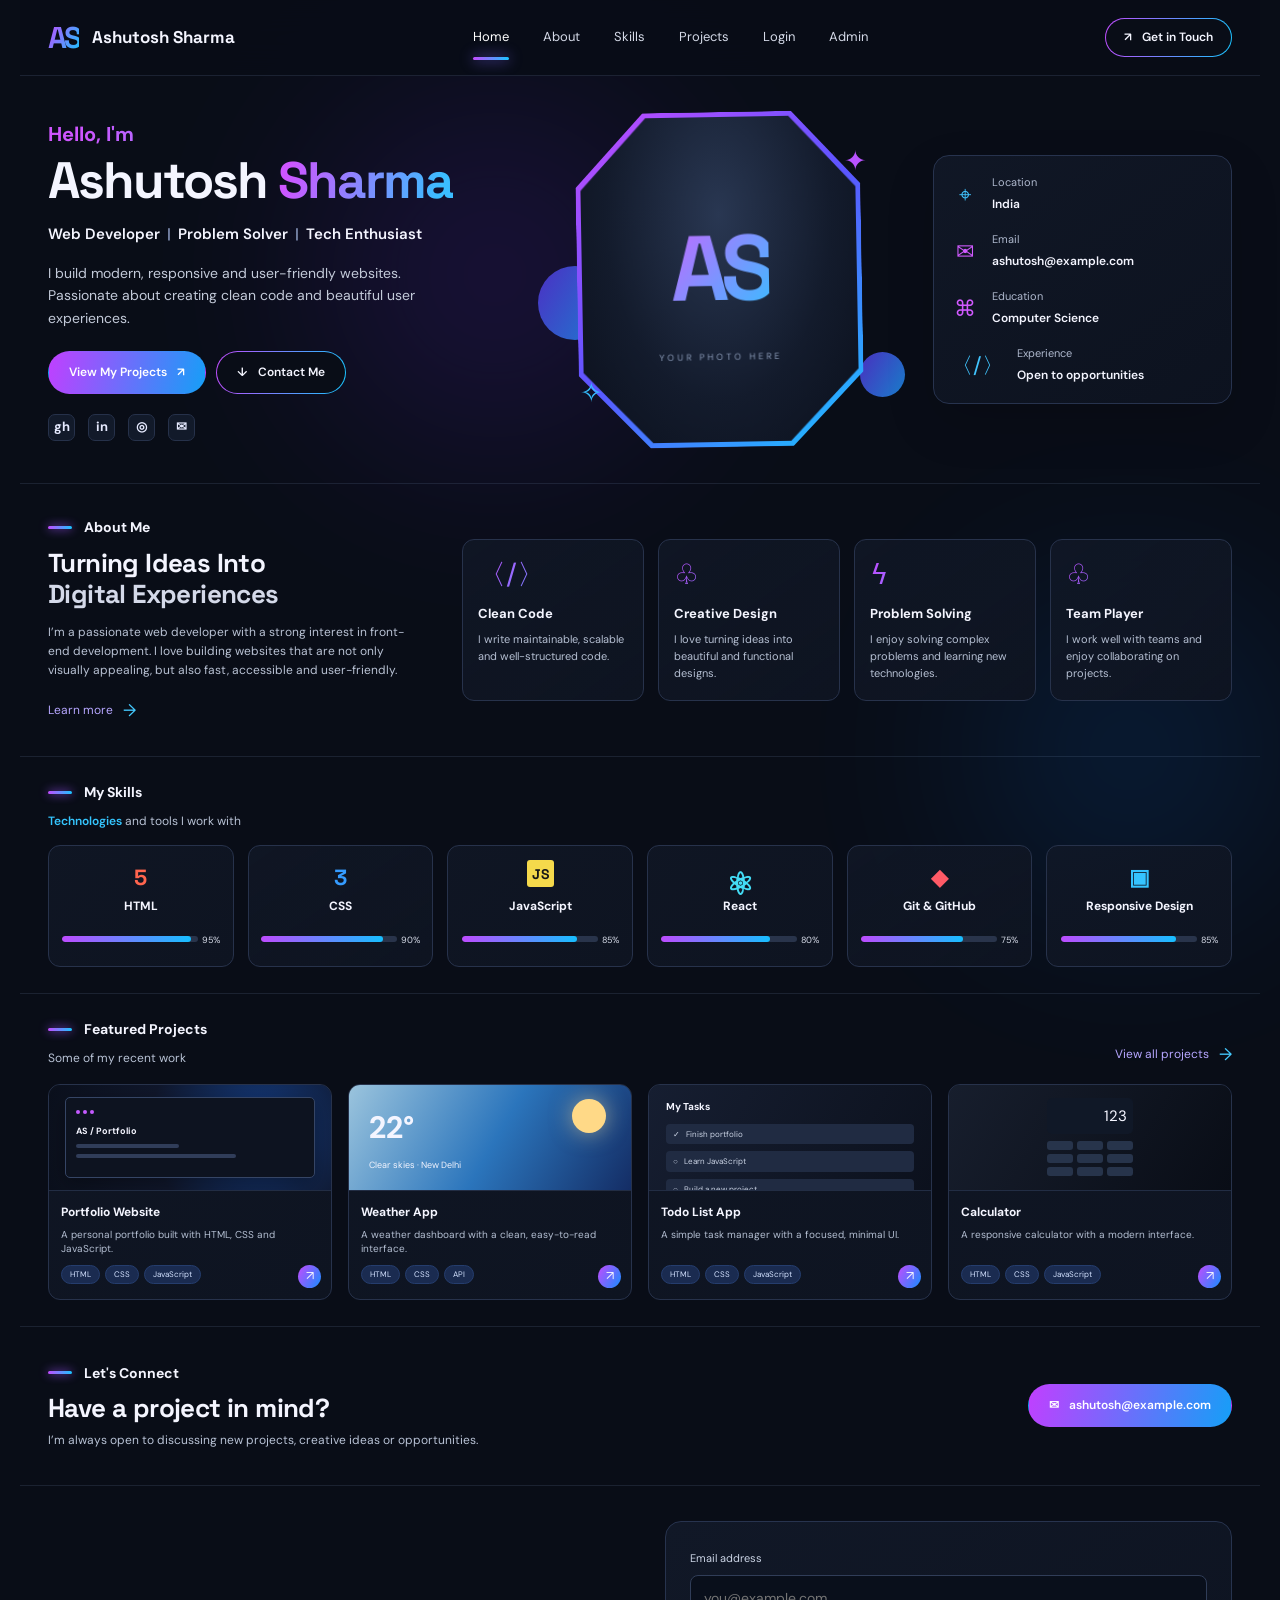
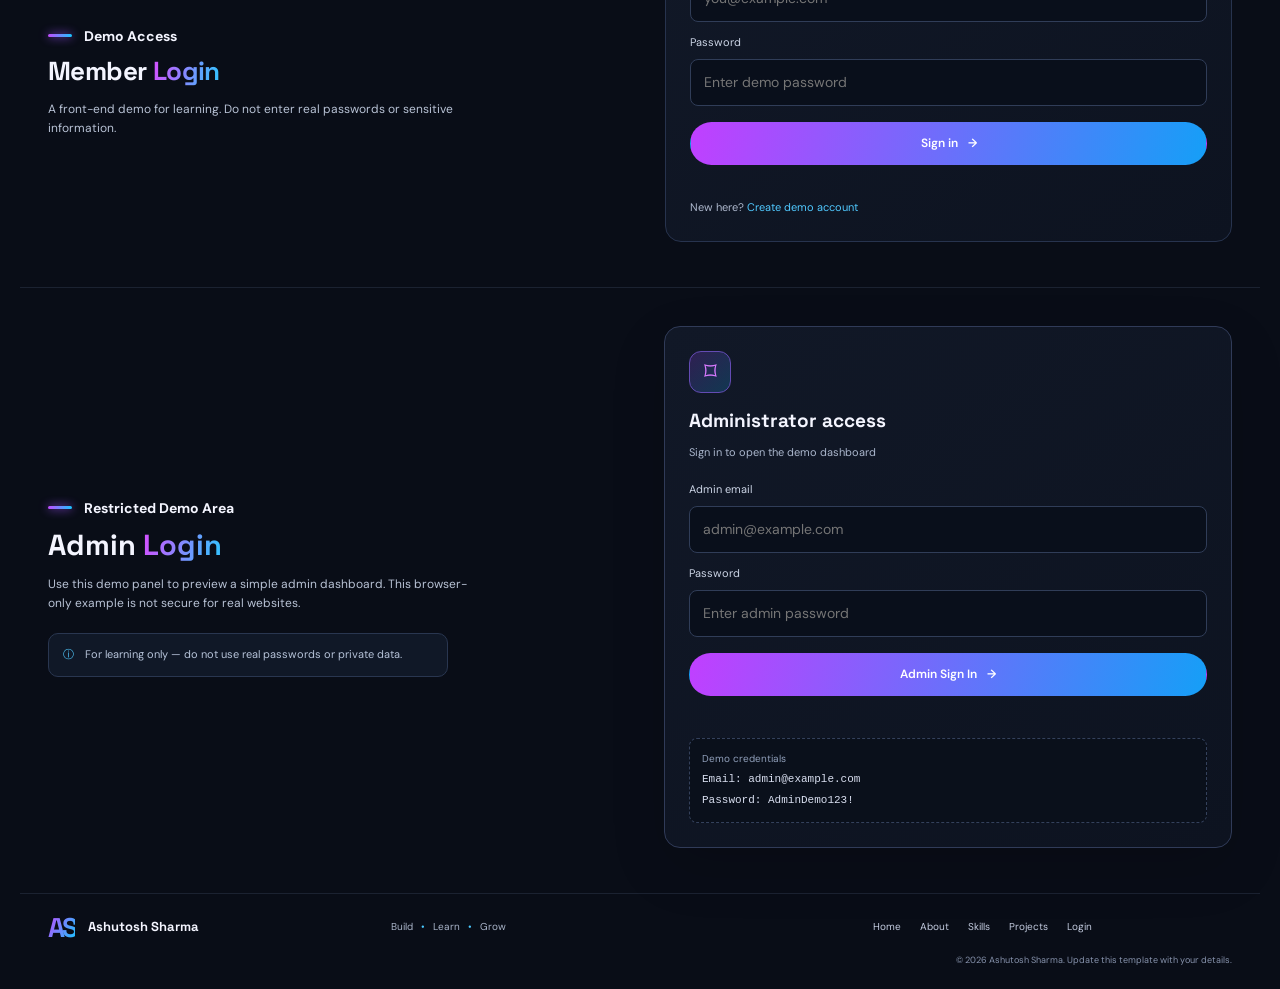
<file: index.html>
<!DOCTYPE html>
<html lang="en">
<head>
  <meta charset="UTF-8" />
  <meta name="viewport" content="width=device-width, initial-scale=1.0" />
  <meta name="description" content="Ashutosh Sharma — web developer portfolio" />
  <title>Ashutosh Sharma | Web Developer</title>
  <link rel="preconnect" href="https://fonts.googleapis.com">
  <link rel="preconnect" href="https://fonts.gstatic.com" crossorigin>
  <link href="https://fonts.googleapis.com/css2?family=DM+Sans:wght@400;500;600;700&family=Space+Grotesk:wght@400;500;600;700&display=swap" rel="stylesheet">
  <link rel="stylesheet" href="styles.css" />
</head>
<body>
  <div class="ambient ambient-one"></div><div class="ambient ambient-two"></div>
  <header class="site-header">
    <a class="brand" href="#home" aria-label="Ashutosh Sharma home"><span class="brand-mark">AS</span><span>Ashutosh Sharma</span></a>
    <button class="menu-toggle" id="menuToggle" aria-label="Toggle navigation" aria-expanded="false">☰</button>
    <nav class="nav" id="nav">
      <a class="nav-link active" href="#home">Home</a><a class="nav-link" href="#about">About</a><a class="nav-link" href="#skills">Skills</a><a class="nav-link" href="#projects">Projects</a><a class="nav-link" href="#login">Login</a><a class="nav-link" href="#admin">Admin</a>
    </nav>
    <a class="button button-outline header-cta" href="#contact">↗ <span>Get in Touch</span></a>
  </header>

  <main>
    <section class="hero section-wrap" id="home">
      <div class="hero-copy">
        <p class="eyebrow gradient-text">Hello, I'm</p>
        <h1>Ashutosh <span class="gradient-text">Sharma</span></h1>
        <p class="hero-role">Web Developer <span>|</span> Problem Solver <span>|</span> Tech Enthusiast</p>
        <p class="hero-description">I build modern, responsive and user-friendly websites. Passionate about creating clean code and beautiful user experiences.</p>
        <div class="hero-actions"><a class="button button-primary" href="#projects">View My Projects <span>↗</span></a><a class="button button-outline" href="#contact">↓ <span>Contact Me</span></a></div>
        <div class="social-links" aria-label="Social links"><a href="#contact" aria-label="GitHub">gh</a><a href="#contact" aria-label="LinkedIn">in</a><a href="#contact" aria-label="Instagram">◎</a><a href="#contact" aria-label="Email">✉</a></div>
      </div>
      <div class="hero-visual">
        <div class="portrait-frame"><div class="portrait-placeholder"><span class="portrait-initials">AS</span><span class="portrait-caption">YOUR PHOTO HERE</span></div></div>
        <span class="orbit orbit-a"></span><span class="orbit orbit-b"></span><span class="spark spark-a">✦</span><span class="spark spark-b">✧</span>
      </div>
      <aside class="profile-card">
        <div class="profile-row"><span class="profile-icon">⌖</span><div><small>Location</small><strong>India</strong></div></div>
        <div class="profile-row"><span class="profile-icon">✉</span><div><small>Email</small><strong>ashutosh@example.com</strong></div></div>
        <div class="profile-row"><span class="profile-icon">⌘</span><div><small>Education</small><strong>Computer Science</strong></div></div>
        <div class="profile-row"><span class="profile-icon">〈/〉</span><div><small>Experience</small><strong>Open to opportunities</strong></div></div>
      </aside>
    </section>

    <section class="about-section section-wrap section-line" id="about">
      <div class="section-intro"><p class="section-kicker"><span></span> About Me</p><h2>Turning Ideas Into<br><span>Digital Experiences</span></h2><p>I’m a passionate web developer with a strong interest in front-end development. I love building websites that are not only visually appealing, but also fast, accessible and user-friendly.</p><a class="text-link" href="#contact">Learn more <span>→</span></a></div>
      <div class="feature-grid">
        <article class="feature-card"><div class="feature-icon">〈/〉</div><h3>Clean Code</h3><p>I write maintainable, scalable and well-structured code.</p></article>
        <article class="feature-card"><div class="feature-icon">♧</div><h3>Creative Design</h3><p>I love turning ideas into beautiful and functional designs.</p></article>
        <article class="feature-card"><div class="feature-icon">ϟ</div><h3>Problem Solving</h3><p>I enjoy solving complex problems and learning new technologies.</p></article>
        <article class="feature-card"><div class="feature-icon">♧</div><h3>Team Player</h3><p>I work well with teams and enjoy collaborating on projects.</p></article>
      </div>
    </section>

    <section class="skills-section section-wrap section-line" id="skills">
      <div class="section-heading"><div><p class="section-kicker"><span></span> My Skills</p><p class="section-subtitle"><b>Technologies</b> and tools I work with</p></div></div>
      <div class="skills-grid">
        <article class="skill-card"><div class="skill-symbol html-symbol">5</div><h3>HTML</h3><div class="skill-meter"><span style="width:95%"></span></div><small>95%</small></article>
        <article class="skill-card"><div class="skill-symbol css-symbol">3</div><h3>CSS</h3><div class="skill-meter"><span style="width:90%"></span></div><small>90%</small></article>
        <article class="skill-card"><div class="skill-symbol js-symbol">JS</div><h3>JavaScript</h3><div class="skill-meter"><span style="width:85%"></span></div><small>85%</small></article>
        <article class="skill-card"><div class="skill-symbol react-symbol">⚛</div><h3>React</h3><div class="skill-meter"><span style="width:80%"></span></div><small>80%</small></article>
        <article class="skill-card"><div class="skill-symbol git-symbol">◆</div><h3>Git &amp; GitHub</h3><div class="skill-meter"><span style="width:75%"></span></div><small>75%</small></article>
        <article class="skill-card"><div class="skill-symbol responsive-symbol">▣</div><h3>Responsive Design</h3><div class="skill-meter"><span style="width:85%"></span></div><small>85%</small></article>
      </div>
    </section>

    <section class="projects-section section-wrap section-line" id="projects">
      <div class="section-heading project-heading"><div><p class="section-kicker"><span></span> Featured Projects</p><p class="section-subtitle">Some of my recent work</p></div><a class="text-link" href="#contact">View all projects <span>→</span></a></div>
      <div class="projects-grid">
        <article class="project-card"><div class="project-art portfolio-art"><span class="mini-window"><i></i><i></i><i></i><b>AS / Portfolio</b><em></em><em></em></span></div><div class="project-content"><h3>Portfolio Website</h3><p>A personal portfolio built with HTML, CSS and JavaScript.</p><div class="tags"><span>HTML</span><span>CSS</span><span>JavaScript</span></div><a href="#contact" class="project-arrow" aria-label="Portfolio project details">↗</a></div></article>
        <article class="project-card"><div class="project-art weather-art"><div class="sun"></div><span>22°</span><small>Clear skies · New Delhi</small></div><div class="project-content"><h3>Weather App</h3><p>A weather dashboard with a clean, easy-to-read interface.</p><div class="tags"><span>HTML</span><span>CSS</span><span>API</span></div><a href="#contact" class="project-arrow" aria-label="Weather project details">↗</a></div></article>
        <article class="project-card"><div class="project-art todo-art"><b>My Tasks</b><span>✓ &nbsp; Finish portfolio</span><span>○ &nbsp; Learn JavaScript</span><span>○ &nbsp; Build a new project</span></div><div class="project-content"><h3>Todo List App</h3><p>A simple task manager with a focused, minimal UI.</p><div class="tags"><span>HTML</span><span>CSS</span><span>JavaScript</span></div><a href="#contact" class="project-arrow" aria-label="Todo project details">↗</a></div></article>
        <article class="project-card"><div class="project-art calc-art"><div class="calc-screen">123</div><div class="calc-keys"><i></i><i></i><i></i><i></i><i></i><i></i><i></i><i></i><i></i></div></div><div class="project-content"><h3>Calculator</h3><p>A responsive calculator with a modern interface.</p><div class="tags"><span>HTML</span><span>CSS</span><span>JavaScript</span></div><a href="#contact" class="project-arrow" aria-label="Calculator project details">↗</a></div></article>
      </div>
    </section>

    <section class="contact-section section-wrap section-line" id="contact">
      <div><p class="section-kicker"><span></span> Let's Connect</p><h2>Have a project in mind?</h2><p class="section-subtitle">I’m always open to discussing new projects, creative ideas or opportunities.</p></div>
      <a class="button button-primary" href="mailto:ashutosh@example.com">✉ <span>ashutosh@example.com</span></a>
    </section>

    <section class="login-section section-wrap section-line" id="login">
      <div class="login-copy"><p class="section-kicker"><span></span> Demo Access</p><h2>Member <span class="gradient-text">Login</span></h2><p class="section-subtitle">A front-end demo for learning. Do not enter real passwords or sensitive information.</p></div>
      <form class="login-card" id="loginForm"><label for="email">Email address</label><input id="email" type="email" placeholder="you@example.com" required><label for="password">Password</label><input id="password" type="password" placeholder="Enter demo password" required><button class="button button-primary" type="submit">Sign in <span>→</span></button><p id="loginMessage" class="form-message" role="status"></p><p class="signup-note">New here? <button type="button" class="inline-button" id="showSignup">Create demo account</button></p>
        <div class="signup-fields" id="signupFields" hidden><label for="signupName">Your name</label><input id="signupName" type="text" placeholder="Your name"><label for="signupEmail">Email address</label><input id="signupEmail" type="email" placeholder="you@example.com"><label for="signupPassword">Create password</label><input id="signupPassword" type="password" minlength="4" placeholder="At least 4 characters"><button class="button button-outline" type="button" id="signupButton">Create account</button></div>
      </form>
    </section>
    <section class="admin-section section-wrap section-line" id="admin">
      <div class="admin-copy">
        <p class="section-kicker"><span></span> Restricted Demo Area</p>
        <h2>Admin <span class="gradient-text">Login</span></h2>
        <p class="section-subtitle">Use this demo panel to preview a simple admin dashboard. This browser-only example is not secure for real websites.</p>
        <div class="admin-note"><span>ⓘ</span> For learning only — do not use real passwords or private data.</div>
      </div>
      <form class="admin-card" id="adminForm">
        <div class="admin-lock">⌑</div>
        <h3>Administrator access</h3>
        <p class="admin-subtitle">Sign in to open the demo dashboard</p>
        <label for="adminEmail">Admin email</label>
        <input id="adminEmail" type="email" placeholder="admin@example.com" required autocomplete="username">
        <label for="adminPassword">Password</label>
        <input id="adminPassword" type="password" placeholder="Enter admin password" required autocomplete="current-password">
        <button class="button button-primary" type="submit">Admin Sign In <span>→</span></button>
        <p id="adminMessage" class="form-message" role="status"></p>
        <div class="admin-demo-credentials"><small>Demo credentials</small><code>Email: admin@example.com</code><code>Password: AdminDemo123!</code></div>
      </form>
      <div class="admin-dashboard" id="adminDashboard" hidden>
        <div class="dashboard-top"><div><p class="section-kicker"><span></span> Admin Dashboard</p><h3>Welcome, Administrator</h3></div><button class="button button-outline" type="button" id="adminLogout">Log out</button></div>
        <p class="section-subtitle">This is a local demo dashboard. Its sample statistics are illustrative and do not represent real site traffic.</p>
        <div class="dashboard-stats"><article><small>Projects</small><strong>04</strong></article><article><small>Skills</small><strong>06</strong></article><article><small>Site status</small><strong>Demo</strong></article></div>
        <div class="dashboard-info"><h4>Quick actions</h4><p>Update your projects, skills, contact details and biography directly in <code>index.html</code>.</p><a class="text-link" href="#projects">View projects <span>→</span></a></div>
      </div>
    </section>
  </main>

  <footer class="site-footer section-wrap"><a class="brand" href="#home"><span class="brand-mark">AS</span><span>Ashutosh Sharma</span></a><p>Build <span>•</span> Learn <span>•</span> Grow</p><div class="footer-links"><a href="#home">Home</a><a href="#about">About</a><a href="#skills">Skills</a><a href="#projects">Projects</a><a href="#login">Login</a></div><small>© <span id="year"></span> Ashutosh Sharma. Update this template with your details.</small></footer>
  <script src="script.js"></script>
</body>
</html>
</file>
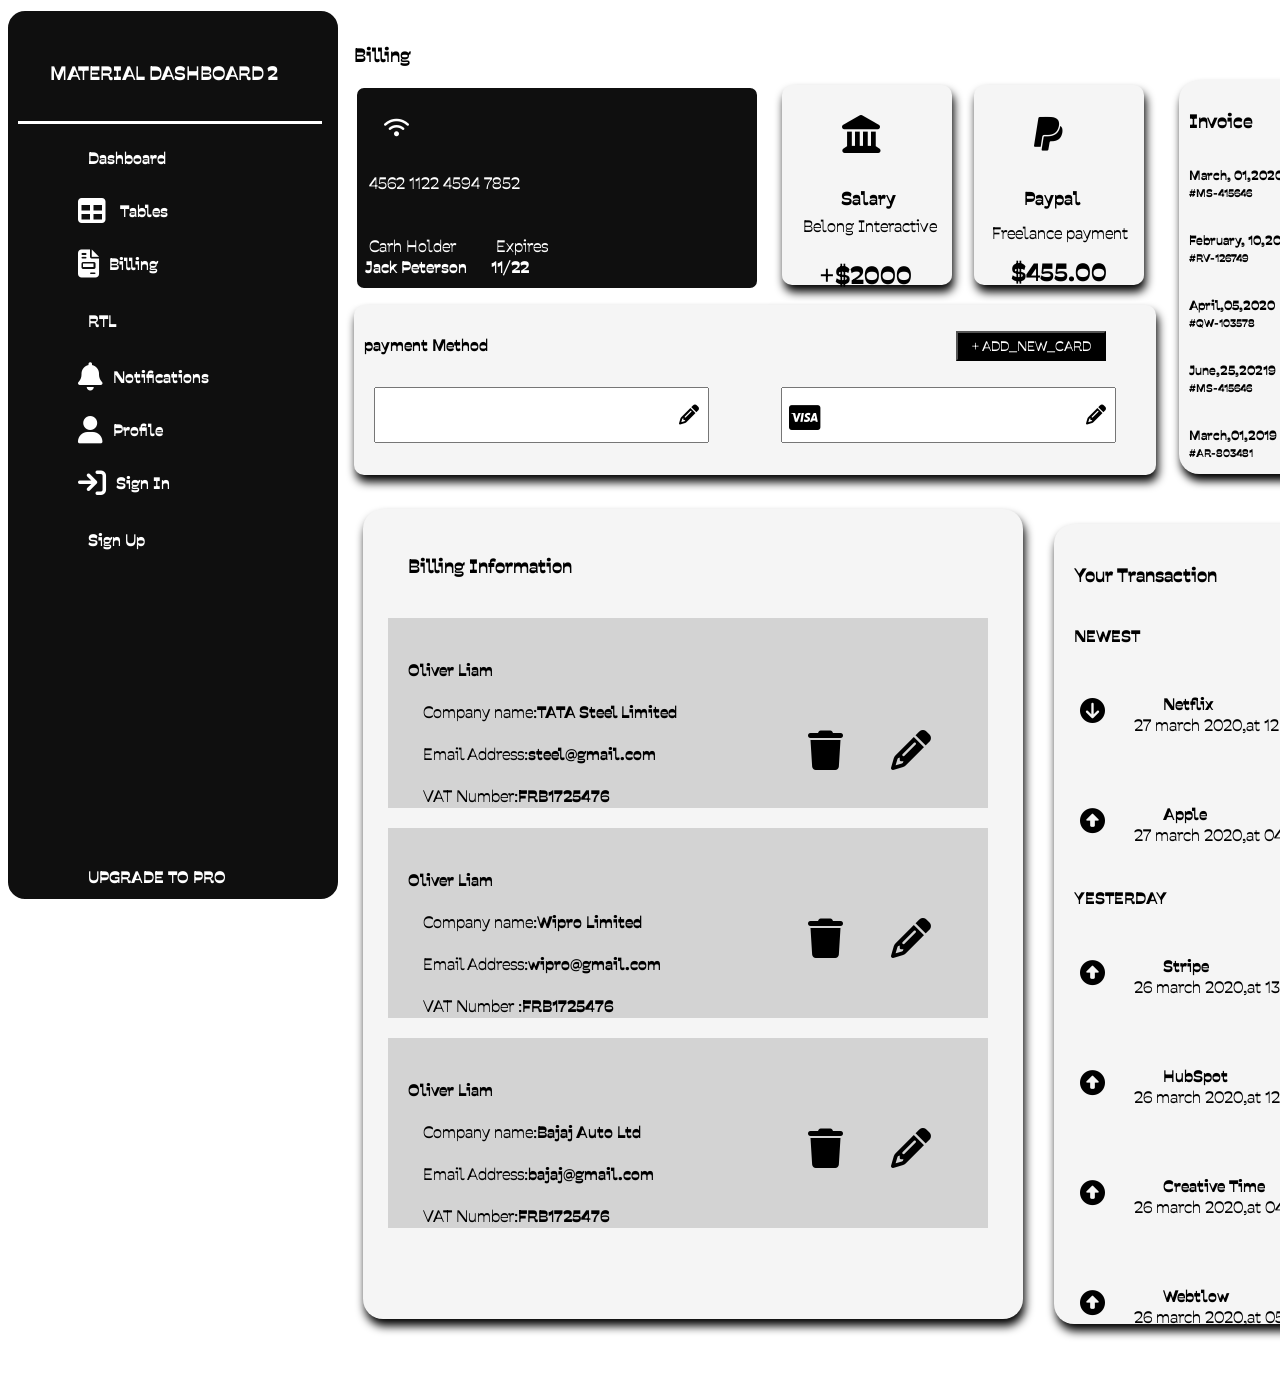
<file: Billing.html>
<!DOCTYPE html>
<html lang="en">

<head>
    <meta charset="UTF-8">
    <meta name="viewport" content="width=device-width, initial-scale=1.0">
    <title>Document</title>
    <link rel="stylesheet" href="https://cdnjs.cloudflare.com/ajax/libs/font-awesome/6.7.2/css/all.min.css">
    <link rel="preconnect" href="https://fonts.googleapis.com">
    <link rel="preconnect" href="https://fonts.gstatic.com" crossorigin>
    <link href="https://fonts.googleapis.com/css2?family=Savate:ital,wght@0,200..900;1,200..900&display=swap"
        rel="stylesheet">

    <style>
        * {
            font-family: "Savate", sans-serif;
            font-optical-sizing: auto;
            font-weight: weight;
            font-style: normal;
        }

        .box1 {
            width: 500px;
            height: auto;
            border: solid;
            display: flex;
            border: hidden;
        }

        .nav {
            width: 20.6rem;
            height: 55.5rem;
            border: solid;
            border-radius: 20px;
            display: inline-block;
            background-color: #0f0f0f;
            color: white;
            box-shadow: 2px 7px 10px;
            position: fixed;
            left: 5px;
        }

        .material {
            width: 19rem;
            height: 5rem;
            border: solid;
            margin: 10px;
            margin-top: 1rem;
            border-top: hidden;
            border-right: hidden;
            border-left: hidden;
        }

        .dashoard:hover {
            width: 10.3rem;
            height: 100px;
            background-color: darkturquoise;
        }

        .box2 {
            width: 100%;
            height: 300px;
            border: solid;
            border: hidden;
            margin: 1rem;
            position: relative;
            left: 330px;
        }

        .care {
            width: 790px;
            height: 220px;
            border: solid;
            border: hidden;
            display: flex;
            justify-content: space-between;
        }

        .care1 {
            width: 400px;
            height: 200px;
            border: solid;
            border-radius: 10px;
            background-color: #0f0f0f;
            color: white;
            box-shadow: 4px 7px 10px;
        }

        .salary {
            width: 170px;
            height: 200px;
            border: solid;
            border-radius: 10px;
            border: hidden;
            box-shadow: 2px 7px 10px;
            background-color: whitesmoke;
        }

        .Paypal {
            width: 170px;
            height: 200px;
            border: solid;
            border-radius: 10px;
            border: hidden;
            background-color: whitesmoke;
            box-shadow: 2px 7px 10px;
        }

        .ADD_NEW_CARD {
            width: 150px;
            height: 30px;

            margin-left: 29rem;
            background-color: black;
            color: white;
        }

        .flex {
            display: flex;
            justify-content: center;
            align-content: center;
        }

        .input {
            width: 100%;
            height: 50px;
            margin: 10px;
        }

        .payment {
            width: 782px;
            height: 150px;
            border: solid;
            border-radius: 10px;
            border: hidden;
            padding: 10px;
            background-color: whitesmoke;
            box-shadow: 2px 7px 10px;
        }

        .Invoice {
            width: 450px;
            height: 374px;
            border-radius: 20px;
            border: solid;
            border: hidden;
            margin: 5px;
            padding: 10px;
            position: relative;
            left: 820px;
            bottom: 400px;
            background-color: whitesmoke;
            box-shadow: 2px 7px 9px;
        }

        .billing_information {
            width: 650px;
            height: 800px;
            border-radius: 20px;
            border: solid;
            position: relative;
            left: 9px;
            bottom: 370px;
            padding: 5px;
            background-color: whitesmoke;
            border: hidden;
            box-shadow: 2px 7px 10px;
        }

        .information {
            margin: 20px;
            padding: 20px;
        }

        .oliver {
            width: 560px;
            height: 150px;
            border: solid;
            border: hidden;
            padding: 20px;
            margin: 20px;
            background-color: lightgrey;
        }

        .your_transaction {
            width: 570px;
            height: 760px;
            border: solid;
            border-radius: 20px;
            position: absolute;
            left: 700px;
            top: 500px;
            padding: 20px;
            border: hidden;
            background-color: whitesmoke;
            box-shadow: 2px 7px 10px;
        }

        .ma {
            position: relative;
            right: 50px;
            left: 270px;

        }

        .netflix {
            margin: 60px;

        }
    </style>
</head>

<body>
    <div class="box1">

        <div class="nav">
            <div class="material">
                <h3 style="margin: 30px; padding:2px; padding-top: 20px;">MATERIAL DASHBOARD 2</h3>
            </div>
            <div class="box">
                <div class="list">
                    <h4 class="dashoard" style="margin:1.5rem; margin-left:5rem; "> <i
                            class="fa-solid fa-window-frame-open"></i>Dashboard</h4>
                    <h4 class="dashoard" style="margin: 1.5rem; margin-left:5rem; "> <i class="fa-solid fa-table"
                            style="font-size: 28px ;  position: relative; right: 10px; top: 4px;"></i> Tables</h4>
                    <h4 class="dashoard" style="margin: 1.5rem; margin-left:5rem; "> <i class="fas fa-file-invoice"
                            style="font-size: 28px ;  position: relative; right: 10px; top: 4px;"></i>Billing</h4>
                    <h4 class="dashoard" style="margin: 1.5rem; margin-left:5rem; "><i class="fad fa-paragraph-rtl"
                            style="font-size: 28px ;  position: relative; right: 10px; top: 4px;"></i>RTL</h4>
                    <h4 class="dashoard" style="margin: 1.5rem; margin-left:5rem; "> <i class="fa-solid fa-bell"
                            style="font-size: 28px ;  position: relative; right: 10px; top: 4px;"></i>Notifications</h4>
                    <h4 class="dashoard" style="margin: 1.5rem; margin-left:5rem; "><i class="fa-solid fa-user"
                            style="font-size: 28px ;  position: relative; right: 10px; top: 4px;"></i>Profile</h4>
                    <h4 class="dashoard" style="margin: 1.5rem; margin-left:5rem; "> <i class="fa fa-sign-in"
                            aria-hidden="true"
                            style="font-size: 28px ;  position: relative; right: 10px; top: 4px;"></i>Sign In</h4>
                    <h4 class="dashoard" style="margin: 1.5rem; margin-left:5rem; "><i class="icon-chevron-sign-up"
                            style="font-size: 28px ;  position: relative; right: 10px; top: 4px;"></i>Sign Up</h4>
                    <h4 class="dashoard" style="margin: 1.5rem; margin-left:5rem;  position: absolute; top:52rem ;">
                        UPGRADE TO PRO</h4>
                </div>
            </div>
        </div>
        <div class="box2">

            <h3 class="billing">Billing</h3>
            <div class="care">
                <div class="care1">
                    <i class="fa-solid fa-wifi"
                        style="font-size: 20px; position:relative; left: 27px; top: 30px; color:white;"></i>
                    <br><br><br><br>
                    &nbsp;&nbsp; <span> 4562 1122 4594 7852</span>
                    <br><br><br>
                    &nbsp;&nbsp; <span class="holder">Carh Holder &nbsp;&nbsp; &nbsp;&nbsp; &nbsp;&nbsp; Expires
                        <br>&nbsp;&nbsp;<b>Jack Peterson&nbsp;&nbsp;&nbsp;&nbsp;&nbsp;&nbsp;11/22</b> </span>
                </div>
                <div class="salary">
                    <i class="fa-solid fa-landmark"
                        style="font-size: 38px; position:relative; left: 60px; top: 30px;"></i>
                    <h4 class="salary1" style=" position: relative; left: 59px; top: 40px; font-size: large;">Salary
                    </h4>
                    <p class="Belong" style=" position: relative; left: 1.3rem; top: 22px; ">Belong Interactive</p>
                    <h2 class="salary2" style=" position: relative; left: 2.3rem; top: 25px;">+$2000</h2>
                </div>
                <div class="Paypal">
                    <i class="fa-brands fa-paypal"
                        style="font-size: 38px; position:relative; left: 60px; top: 30px;"></i>
                    <h4 class="Paypal1" style=" position: relative; left: 50px; top: 40px; font-size: large;">Paypal
                    </h4>
                    <p class="Freelance" style=" position: relative; left: 1.1rem; top: 29px; ">Freelance payment</p>
                    <h2 class="Paypal2" style=" position: relative; left: 2.3rem; top: 22px;">$455.00</h2>
                </div>
            </div>
            <div class="payment">
                <p> <span class="Payment2"> <b>payment Method </b></span> <button class="ADD_NEW_CARD"> +
                        ADD_NEW_CARD</button></p>
                <div class="flex">
                    <input type="write" name="write" class="input"><i class="fa-solid fa-pencil"
                        style="font-size: 20px; position:relative; right: 40px; top: 28px;"></i>
                    <i class="fa-brands fa-cc-visa"
                        style="font-size: 28px; position:relative; left: 50px; top: 27px;"></i><input type="VISA_CADE"
                        class="input"><i class="fa-solid fa-pencil"
                        style="font-size: 20px; position:relative; right: 40px; top: 28px;"></i>
                </div>
            </div>
            <div class="Invoice">
                <h3 class="Invoice1">Invoice <button class="view_all"
                        style="position: relative; left:65%; bottom:0.5rem;"> VIEW ALL</button> </h3>
                <h6 id="march" class="march"><b style="font-size: larger;">March, 01,2020</b>&nbsp;&nbsp; &nbsp;<span
                        style="position: relative; left: 15rem; font-size:20px;">$180</span>&nbsp; &nbsp; &nbsp; <i
                        class="fa-solid fa-file-pdf"
                        style="position: relative; left: 15rem; font-size:20px;"></i><br>#MS-415646</h6>
                <h6 id="march" class="march"><b style="font-size: larger;">February, 10,2021</b><span
                        style="position: relative; left: 15rem; font-size:20px;">$250</span>&nbsp; &nbsp; &nbsp; <i
                        class="fa-solid fa-file-pdf"
                        style="position: relative; left: 15rem; font-size:20px;"></i><br>#RV-126749</h6>
                <h6 id="march" class="march"><b style="font-size: larger;">April,05,2020</b>&nbsp;&nbsp; &nbsp; &nbsp;
                    <span style="position: relative; left: 15rem; font-size:20px;">$120</span>&nbsp; &nbsp; &nbsp; <i
                        class="fa-solid fa-file-pdf"
                        style="position: relative; left: 15rem; font-size:20px;"></i><br>#QW-103578
                </h6>
                <h6 id="march" class="march"><b style="font-size: larger;">June,25,20219</b>&nbsp; &nbsp; &nbsp; &nbsp;
                    <span style="position: relative; left: 15rem; font-size:20px;">$180</span>&nbsp; &nbsp; &nbsp; <i
                        class="fa-solid fa-file-pdf"
                        style="position: relative; left: 15rem; font-size:20px;"></i><br>#MS-415646
                </h6>
                <h6 id="march" class="march"><b style="font-size: larger;">March,01,2019</b>&nbsp;&nbsp;&nbsp; &nbsp;
                    &nbsp; <span style="position: relative; left: 15rem; font-size:20px;">$300</span>&nbsp; &nbsp;
                    &nbsp; <i class="fa-solid fa-file-pdf"
                        style="position: relative; left: 15rem; font-size:20px;"></i><br>#AR-803481</h6>
            </div>
            <div class="billing_information">
                <h3 class="information">Billing Information</h3>
                <div class="oliver">
                    <h4 class="liam">Oliver Liam</h4>
                    <label for=""></label>
                    <span class="company_name" style="margin: 15px;">Company name:<b>TATA Steel
                            Limited</b></span><br><br>
                    <span class="company_name" style="margin: 15px;"> Email
                        Address:<b>steel@gmail.com</b></span><br><br>
                    <span class="company_name" style="margin: 15px;"> VAT Number:<b>FRB1725476</b>
                        <br><br></span><br><br>
                    <i class="fa fa-trash" aria-hidden="true"
                        style="font-size: 40px; position:relative; left: 25rem; bottom: 140px;"></i><i
                        class="fa-solid fa-pencil"
                        style="font-size: 40px; position:relative; left: 28rem; bottom: 140px;"></i>
                </div>
                <div class="oliver">
                    <h4 class="liam">Oliver Liam</h4>
                    <label for=""></label>
                    <span class="company_name" style="margin: 15px;">Company name:<b>Wipro Limited</b></span><br><br>
                    <span class="company_name" style="margin: 15px;"> Email
                        Address:<b>wipro@gmail.com</b></span><br><br>
                    <span class="company_name" style="margin: 15px;"> VAT Number :<b>FRB1725476</b> </span><br><br>
                    <i class="fa fa-trash" aria-hidden="true"
                        style="font-size: 40px; position:relative; left: 25rem; bottom: 120px;"></i><i
                        class="fa-solid fa-pencil"
                        style="font-size: 40px; position:relative; left: 28rem; bottom: 120px;"></i>
                </div>
                <div class="oliver">
                    <h4 class="liam">Oliver Liam</h4>
                    <label for=""></label>
                    <span class="company_name" style="margin: 15px;">Company name:<b>Bajaj Auto Ltd</b></span><br><br>
                    <span class="company_name" style="margin: 15px;"> Email
                        Address:<b>bajaj@gmail.com</b></span><br><br>
                    <span class="company_name" style="margin: 15px;"> VAT Number:<b>FRB1725476</b> </span><br><br>
                    <i class="fa fa-trash" aria-hidden="true"
                        style="font-size: 40px; position:relative; left: 25rem; bottom: 120px;"></i><i
                        class="fa-solid fa-pencil"
                        style="font-size: 40px; position:relative; left: 28rem; bottom: 120px;"></i>
                </div>
            </div>
            <div class="your_transaction">
                <h3 class="transaction">Your Transaction <span class="ma">23-30 March 2025</span></h3><br>
                <span class="newest"><b>NEWEST</b></span><br><br><br>
                <i class="fa-solid fa-circle-arrow-down"
                    style="position: relative; left: 6px; top: 10px; font-size: 25px;"></i> <span
                    class="netflix"><b>Netflix</b><br><span style="margin: 60px;"> 27 march 2020,at 12:30
                        PM</span></span><br><br><br><br>
                <i class="fas fa-arrow-alt-circle-up"
                    style="position: relative; left: 6px; top: 10px; font-size: 25px;"></i> <span
                    class="netflix"><b>Apple</b><br><span style=" margin: 60px;">27 march 2020,at 04:30
                        AM</span></span><br><br><br>
                <span class="yesterday"><b>YESTERDAY</b></span><br><br><br>
                <i class="fas fa-arrow-alt-circle-up"
                    style="position: relative; left: 6px; top: 10px; font-size: 25px;"></i> <span
                    class="netflix"><b>Stripe</b><br><span style="margin: 60px;"> 26 march 2020,at 13:45
                        PM</span></span><br><br><br><br>
                <i class="fas fa-arrow-alt-circle-up"
                    style="position: relative; left: 6px; top: 10px; font-size: 25px;"></i> <span
                    class="netflix"><b>HubSpot</b><br><span style="margin: 60px;"> 26 march 2020,at 12:30
                        PM</span></span><br><br><br><br>
                <i class="fas fa-arrow-alt-circle-up"
                    style="position: relative; left: 6px; top: 10px; font-size: 25px;"></i> <span
                    class="netflix"><b>Creative Time</b><br><span style="margin: 60px;"> 26 march 2020,at 04:30
                        AM</span></span><br><br><br><br>
                <i class="fas fa-arrow-alt-circle-up"
                    style="position: relative; left: 6px; top: 10px; font-size: 25px;"></i> <span
                    class="netflix"><b>Webtlow</b><br><span style="margin: 60px;"> 26 march 2020,at 05:00
                        PM</span></span><br><br><br><br>

            </div>


</body>

</html>
</file>
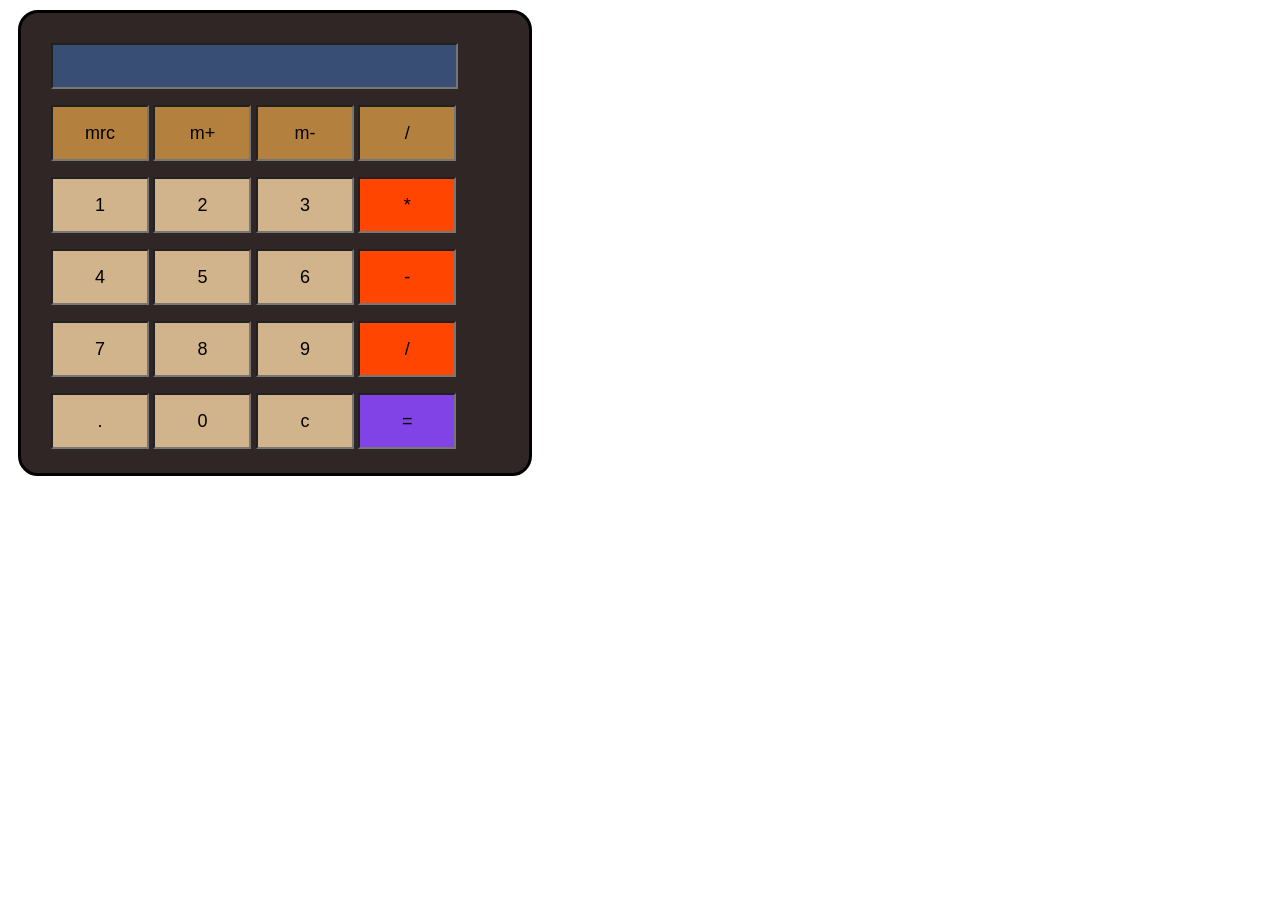
<file: Calculator.html>
<!DOCTYPE html>
<html lang="en">

<head>
    <meta charset="UTF-8">
    <meta name="viewport" content="width=device-width, initial-scale=1.0">
    <title>Calculator</title>
    <style>
        .container{
            margin: 10px;
            padding: 30px;
            border: solid;
            font-family: Impact, Haettenschweiler, 'Arial Narrow Bold', sans-serif;
            border-radius: 20px;
            width: 28rem;
            height: 25rem;
            background-color: #302626;
        }
        #num{
            font-size: large;
            width: 89%;
            height: 40px;
            background-color: rgb(57, 78,117);
        }
        #n{
            width: 90px;
            height: 50px;
            font-size: large;
            background-color: tan;
            text-align: center;
        }
          
    </style>

</head>

<body>
    <div class="container">

        <input type="text" name="" id="num">
        <p>
         <input type=" button" name="" id="n" value="mrc" onclick="clean('--------------mrc----------------')" style="background-color: rgb(179, 128, 61);">
         <input type=" button" name="" id="n" value="m+" onclick="clean('m+')" style="background-color: rgb(179, 128, 61);">
         <input type=" button" name="" id="n" value="m-" onclick="clean('m-')" style="background-color: rgb(179, 128, 61);">
         <input type=" button" name="" id="n" value="/" onclick="v('/')" style="background-color: rgb(179, 128, 61);">
        </p>
    <p>
        <input type=" button" name="" id="n" value="1" onclick="v('1')">
        <input type=" button" name="" id="n" value="2" onclick="v('2')">
        <input type=" button" name="" id="n" value="3" onclick="v('3')">
        <input type=" button" name="" id="n" value="*" onclick="v('*')" style="background-color: #ff4500;">
    </p>
    <p>
        <input type=" button" name="" id="n" value="4" onclick="v('4')">
        <input type=" button" name="" id="n" value="5" onclick="v('5')">
        <input type=" button" name="" id="n" value="6" onclick="v('6')">
        <input type=" button" name="" id="n" value="-" onclick="v('-')" style="background-color: #ff4500;">
    </p>
    <p>
        <input type=" button" name="" id="n" value="7" onclick="v('7')">
        <input type=" button" name="" id="n" value="8" onclick="v('8')">
        <input type=" button" name="" id="n" value="9" onclick="v('9')">
        <input type=" button" name="" id="n" value="/" onclick="v('+')" style="background-color: #ff4500;">
    </p>
    <p>

        <input type=" button" name="" id="n" value="." onclick="v('.')">
        <input type=" button" name="" id="n" value="0" onclick="v('0')">
        <input type=" button" name="" id="n" value="c" onclick="clean(' ')">
        <input type=" button" name="" id="n" value="=" onclick="calculater()" style="background-color: rgb(129, 67,229);">
    </p>
    
</div>
    
    
    
</body>

<script>
    function clean(val){
        document.getElementById('num').value=val;
    }
    function v(val){
        document.getElementById('num').value+=val;
    }
     function calculater(){
        try{
            clean(eval(document.getElementById('num').value))
        }catch(e){
            e("Error")

        }
     }
</script>
</html>
</file>
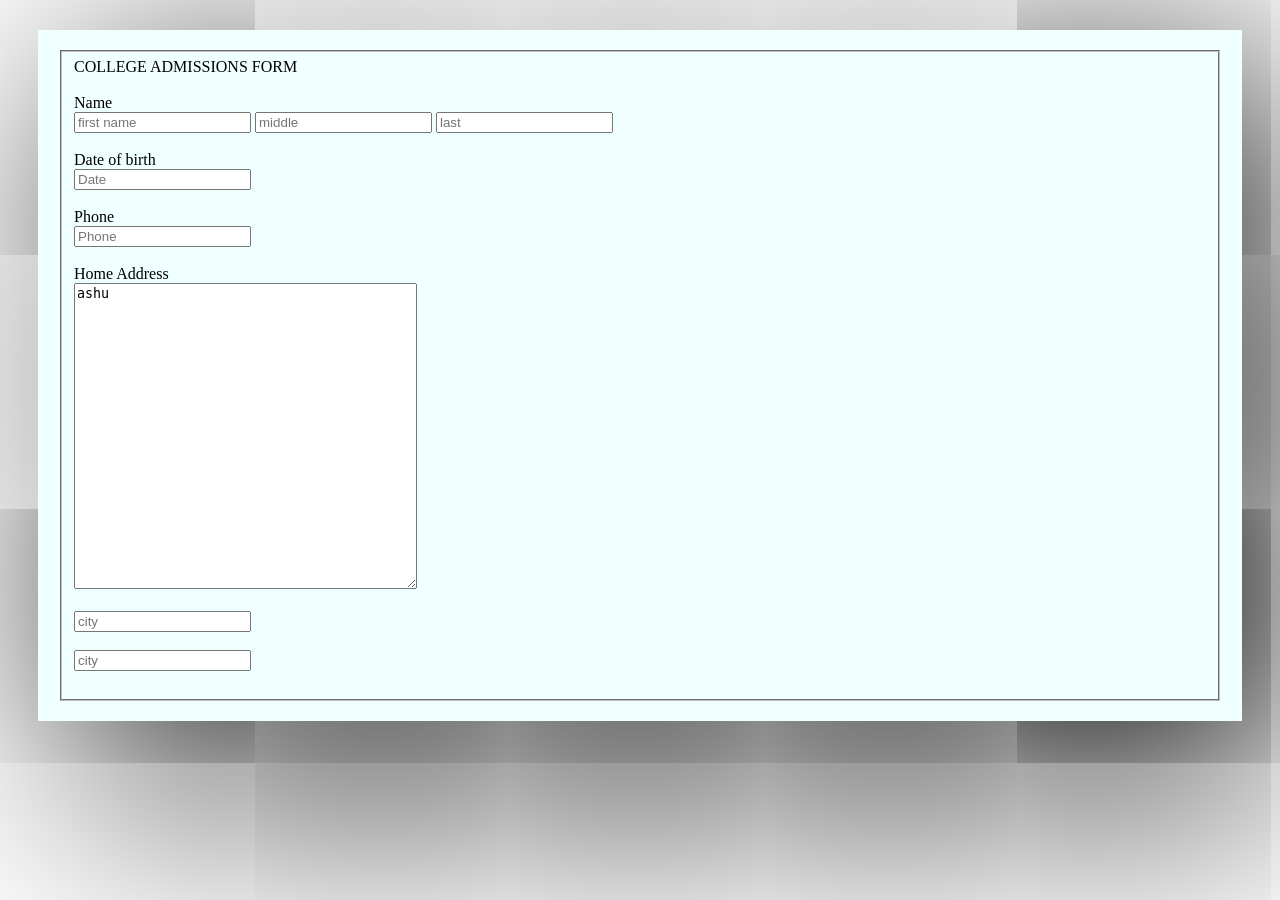
<file: CSSform.html>
<!DOCTYPE html>
<html lang="en">
<head>
    <meta charset="UTF-8">
    <meta name="viewport" content="width=device-width, initial-scale=1.0">
    <title>Appication form</title>
    <style>
        form{
            margin: 30px;
            padding: 20px;
            background-color: azure;
            color: black;
            box-shadow: 50px 60px 550px;
        }
        label{
            
        }
    </style>
</head>
<body>
    <form action="">
        <fieldset>
            <label for="">COLLEGE ADMISSIONS FORM</label><br><br>
            <label for="">Name</label><br> <input type="text" name="" id="" placeholder="first name">
            <input type="text" name="" id="" placeholder="middle"> <input type="text" name="" id="" placeholder="last"><br><br>
            <label for="">Date of birth</label><br> <input type=dd-mm-yyyy" name="" id="" placeholder="Date"><br><br>
            <label for="">Phone</label><br> <input type="phone" name="" id="" placeholder="Phone"><br><br>
            <label for="">Home Address</label><br> <textarea name="" id="" cols="40" rows="20">ashu</textarea> <br><br>
            <input type="city" name="" id="" placeholder="city"><br><br>
            <input type="city" name="" id="" placeholder="city"><br><br>

        
                 

                 

        </fieldset>
    </form>
</body>
</html>
</file>
<file: styles.css>
:root{--bg:#090d17;--panel:#101625;--panel2:#0d1320;--line:#202b43;--text:#f4f5ff;--muted:#a9b2c7;--purple:#c34bff;--blue:#19c5ff;--font:'DM Sans',sans-serif;--display:'Space Grotesk',sans-serif}*{box-sizing:border-box}html{scroll-behavior:smooth;scroll-padding-top:90px}body{margin:0;background:var(--bg);color:var(--text);font-family:var(--font);font-size:14px;line-height:1.6;overflow-x:hidden}a{color:inherit;text-decoration:none}button,input{font:inherit}.ambient{position:absolute;pointer-events:none;filter:blur(100px);opacity:.14;border-radius:50%;z-index:-1}.ambient-one{width:350px;height:350px;background:#792dff;top:100px;left:25%}.ambient-two{width:300px;height:300px;background:#007eff;top:600px;right:0}.site-header{height:76px;max-width:1240px;padding:0 28px;margin:auto;display:flex;align-items:center;justify-content:space-between;border-bottom:1px solid rgba(130,151,193,.16);position:sticky;top:0;background:rgba(9,13,23,.88);backdrop-filter:blur(18px);z-index:10}.brand{display:flex;align-items:center;gap:13px;font-family:var(--display);font-size:17px;font-weight:700;white-space:nowrap}.brand-mark{font-family:var(--display);font-size:30px;line-height:1;font-weight:700;letter-spacing:-3px;background:linear-gradient(120deg,var(--purple),var(--blue));background-clip:text;-webkit-background-clip:text;color:transparent}.nav{display:flex;align-items:center;gap:34px}.nav-link{color:#d4d9e7;font-size:13px;position:relative;padding:28px 0}.nav-link:hover,.nav-link.active{color:white}.nav-link.active:after{content:"";position:absolute;bottom:16px;left:0;right:0;height:3px;border-radius:3px;background:linear-gradient(90deg,var(--purple),var(--blue));box-shadow:0 0 14px #7b65ff}.button{display:inline-flex;align-items:center;justify-content:center;gap:10px;padding:11px 20px;border-radius:999px;font-weight:600;font-size:12px;cursor:pointer;border:1px solid transparent;transition:transform .2s,box-shadow .2s}.button:hover{transform:translateY(-2px);box-shadow:0 8px 25px #6c46ff25}.button-primary{background:linear-gradient(105deg,#c13fff,#159ff7);color:white}.button-outline{background:transparent;border:1px solid transparent;background:linear-gradient(var(--bg),var(--bg)) padding-box,linear-gradient(100deg,var(--purple),var(--blue)) border-box}.header-cta{padding:9px 18px}.menu-toggle{display:none;background:none;border:1px solid var(--line);color:white;border-radius:8px;padding:6px 10px}.section-wrap{max-width:1240px;margin:0 auto;padding-left:28px;padding-right:28px}.hero{min-height:390px;display:grid;grid-template-columns:1.15fr .95fr .75fr;align-items:center;gap:24px;padding-top:36px;padding-bottom:36px;position:relative}.eyebrow{font-size:20px;font-weight:700;margin:0 0 2px}.gradient-text{background:linear-gradient(105deg,#ce55ff 8%,#3bbdff 90%);background-clip:text;-webkit-background-clip:text;color:transparent}.hero h1{font-family:var(--display);font-size:clamp(34px,4vw,52px);line-height:1.13;letter-spacing:-2px;margin:0 0 12px;white-space:nowrap}.hero-role{font-size:15px;font-weight:600;margin:0 0 16px}.hero-role span{color:#7886a8;padding:0 3px}.hero-description{color:#c3cad9;max-width:390px;margin:0 0 22px}.hero-actions{display:flex;gap:10px;flex-wrap:wrap}.social-links{display:flex;gap:13px;margin-top:20px}.social-links a{width:27px;height:27px;border-radius:7px;display:grid;place-items:center;font-weight:700;font-size:13px;background:#121a2a;border:1px solid #26314a;color:#e6eaff}.hero-visual{min-height:310px;display:grid;place-items:center;position:relative}.portrait-frame{width:min(100%,285px);aspect-ratio:.85;display:grid;place-items:center;padding:5px;background:linear-gradient(140deg,var(--purple),#5b55ff,var(--blue));clip-path:polygon(24% 0,76% 0,100% 22%,100% 78%,75% 100%,25% 100%,0 78%,0 22%);filter:drop-shadow(0 0 24px #8151ff55);transform:rotate(-1deg)}.portrait-placeholder{width:100%;height:100%;clip-path:polygon(24% 0,76% 0,100% 22%,100% 78%,75% 100%,25% 100%,0 78%,0 22%);background:radial-gradient(ellipse at 50% 30%,#293752,#131b2c 58%,#0b101c);display:flex;flex-direction:column;align-items:center;justify-content:center;gap:8px}.portrait-initials{font-family:var(--display);font-size:92px;font-weight:700;letter-spacing:-8px;background:linear-gradient(130deg,#d75dff,#29c6ff);background-clip:text;-webkit-background-clip:text;color:transparent}.portrait-caption{font-size:9px;letter-spacing:3px;color:#8c9cb9}.orbit{position:absolute;border-radius:50%;background:linear-gradient(120deg,#5938e9,#1d9af9);opacity:.8;z-index:-1}.orbit-a{width:74px;height:74px;left:2%;top:46%}.orbit-b{width:45px;height:45px;right:1%;bottom:15%}.spark{position:absolute;font-size:27px;color:#b953ff}.spark-a{top:8%;right:11%}.spark-b{bottom:10%;left:13%;color:#35bfff}.profile-card{background:linear-gradient(145deg,#111827e8,#0d1320e8);border:1px solid #27334e;border-radius:16px;padding:18px 17px;display:grid;gap:17px;box-shadow:0 20px 50px #0002}.profile-row{display:flex;gap:13px;align-items:center}.profile-icon{font-size:22px;min-width:28px;text-align:center;color:#41c5ff}.profile-row:nth-child(2) .profile-icon,.profile-row:nth-child(3) .profile-icon{color:#d15aff}.profile-row small{display:block;color:#aeb8cd;font-size:11px}.profile-row strong{font-size:12px;font-weight:600;overflow-wrap:anywhere}.section-line{border-top:1px solid rgba(130,151,193,.15)}.about-section{padding-top:32px;padding-bottom:32px;display:grid;grid-template-columns:.95fr 2fr;gap:48px;align-items:center}.section-kicker{display:flex;align-items:center;gap:12px;margin:0 0 9px;font-weight:700;font-size:14px}.section-kicker>span{display:inline-block;width:24px;height:3px;background:linear-gradient(90deg,var(--purple),var(--blue));box-shadow:0 0 10px #9d50ff;border-radius:3px}.section-intro h2,.contact-section h2,.login-copy h2{font-family:var(--display);font-size:26px;line-height:1.22;letter-spacing:-.6px;margin:0 0 12px}.section-intro h2 span{color:#d4d9e9}.section-intro>p:not(.section-kicker){color:#b9c2d4;margin:0 0 16px;max-width:400px;font-size:12px}.text-link{font-size:12px;color:#b6a6ff;display:inline-flex;gap:10px;align-items:center}.text-link span{font-size:17px;color:#45caff}.feature-grid{display:grid;grid-template-columns:repeat(4,1fr);gap:14px}.feature-card,.skill-card,.project-card{background:linear-gradient(145deg,#111827c9,#0e1421);border:1px solid #27324b;border-radius:12px;transition:transform .2s,border-color .2s}.feature-card:hover,.skill-card:hover,.project-card:hover{transform:translateY(-4px);border-color:#7657cc}.feature-card{padding:18px 15px;min-height:155px}.feature-icon{font-size:28px;line-height:1.2;margin-bottom:12px;background:linear-gradient(120deg,var(--purple),var(--blue));background-clip:text;-webkit-background-clip:text;color:transparent}.feature-card h3,.skill-card h3,.project-content h3{font-size:13px;margin:0 0 6px}.feature-card p{font-size:11px;color:#b5bfd2;margin:0;line-height:1.55}.skills-section,.projects-section{padding-top:24px;padding-bottom:26px}.section-heading{display:flex;justify-content:space-between;align-items:end;margin-bottom:14px}.section-subtitle{color:#b8c2d5;font-size:12px;margin:0}.section-subtitle b{color:#35c6ff;font-weight:600}.skills-grid{display:grid;grid-template-columns:repeat(6,1fr);gap:14px}.skill-card{position:relative;text-align:center;padding:14px 12px 17px;min-height:108px}.skill-symbol{height:31px;width:31px;margin:0 auto 6px;display:grid;place-items:center;font-family:var(--display);font-size:22px;font-weight:700}.html-symbol{color:#ff654e}.css-symbol{color:#359cff}.js-symbol{background:#f5d94b;color:#171717;font-size:14px;border-radius:3px;width:27px;height:27px;margin-bottom:10px}.react-symbol{color:#43dcf5;font-size:31px}.git-symbol{color:#ff5a66}.responsive-symbol{color:#35c4ff}.skill-card h3{font-size:12px;margin-bottom:10px}.skill-meter{height:6px;border-radius:8px;background:#29344b;overflow:hidden;width:calc(100% - 24px);display:inline-block;vertical-align:middle}.skill-meter span{display:block;height:100%;border-radius:8px;background:linear-gradient(90deg,#be4bff,#16bfff)}.skill-card small{font-size:9px;color:#d9deeb;margin-left:4px}.project-heading{margin-bottom:15px}.projects-grid{display:grid;grid-template-columns:repeat(4,1fr);gap:16px}.project-card{overflow:hidden;position:relative}.project-art{height:106px;position:relative;overflow:hidden;border-bottom:1px solid #222d44}.portfolio-art{background:radial-gradient(circle at 75% 40%,#143d84,#10172b 50%,#0b101c)}.mini-window{position:absolute;inset:12px 16px;background:#0d1320;border:1px solid #354565;border-radius:5px;box-shadow:0 6px 20px #0005;padding:8px 10px;font-size:7px}.mini-window i{display:inline-block;width:4px;height:4px;border-radius:50%;background:#c45aff;margin-right:3px}.mini-window b{display:block;margin-top:7px;font-size:9px}.mini-window em{display:block;width:45%;height:4px;background:#303d59;border-radius:4px;margin-top:6px}.mini-window em:last-child{width:70%}.weather-art{background:linear-gradient(120deg,#9bc4dd,#2b75bc 52%,#142d65);padding:18px 20px}.weather-art .sun{position:absolute;right:25px;top:14px;width:34px;height:34px;border-radius:50%;background:#ffd987;box-shadow:0 0 22px #ffe29c88}.weather-art span{font-size:31px;font-weight:700;display:block}.weather-art small{font-size:9px}.todo-art{background:linear-gradient(120deg,#161e31,#0c111d);padding:14px 17px;display:flex;flex-direction:column;gap:7px}.todo-art b{font-size:10px;margin-bottom:2px}.todo-art span{background:#202b42;padding:4px 7px;border-radius:4px;font-size:8px;color:#cbd4e5}.calc-art{background:linear-gradient(120deg,#171e2d,#090d16);display:flex;align-items:center;justify-content:center;flex-direction:column;gap:7px}.calc-screen{width:86px;text-align:right;background:#101827;border-radius:5px;padding:6px;font-size:15px}.calc-keys{width:86px;display:grid;grid-template-columns:repeat(3,1fr);gap:4px}.calc-keys i{height:9px;background:#27344b;border-radius:3px}.project-content{padding:12px 12px 15px;position:relative}.project-content h3{font-size:12px}.project-content p{font-size:10px;color:#b4bfd2;line-height:1.45;margin:0 0 8px;min-height:29px}.tags{display:flex;gap:5px;flex-wrap:wrap}.tags span{font-size:8px;background:#1a2b50;border:1px solid #253d6d;color:#d4e2ff;padding:2px 8px;border-radius:999px}.project-arrow{position:absolute;right:10px;bottom:11px;width:23px;height:23px;border-radius:50%;display:grid;place-items:center;background:linear-gradient(120deg,var(--purple),#168dff);font-size:13px}.contact-section{padding-top:35px;padding-bottom:35px;display:flex;align-items:center;justify-content:space-between;gap:25px}.contact-section h2{margin-bottom:6px}.login-section{padding-top:35px;padding-bottom:45px;display:grid;grid-template-columns:1fr 1fr;gap:50px;align-items:center}.login-copy .section-subtitle{max-width:440px}.login-card{background:linear-gradient(145deg,#111827,#0d1320);border:1px solid #27334e;border-radius:16px;padding:24px;display:grid;gap:8px}.login-card label{font-size:11px;color:#cbd4e5;margin-top:4px}.login-card input{width:100%;padding:11px 13px;border-radius:8px;border:1px solid #303d58;background:#090f1b;color:white;outline:none}.login-card input:focus{border-color:#9e5dff;box-shadow:0 0 0 3px #8b5cf626}.login-card>.button{margin-top:8px}.form-message{font-size:12px;margin:0;color:#70e4bc;min-height:18px}.signup-note{font-size:11px;color:#aeb8cd;margin:0}.inline-button{background:none;border:0;color:#50c9ff;padding:0;cursor:pointer}.signup-fields{display:grid;gap:8px;padding-top:10px;border-top:1px solid var(--line)}[hidden]{display:none!important}.site-footer{border-top:1px solid rgba(130,151,193,.15);padding-top:20px;padding-bottom:22px;display:grid;grid-template-columns:1fr 1fr 1.5fr;gap:10px;align-items:center}.site-footer .brand-mark{font-size:27px}.site-footer .brand{font-size:13px}.site-footer>p{font-size:10px;color:#aab5ca;margin:0}.site-footer>p span{color:#4acaff;padding:0 5px}.footer-links{display:flex;gap:19px;justify-content:center;font-size:10px;color:#c4cce0}.site-footer>small{grid-column:1/-1;text-align:right;color:#8793ad;font-size:9px;margin-top:2px}
@media(max-width:1050px){.hero{grid-template-columns:1.1fr .8fr;}.profile-card{grid-column:1/-1;grid-template-columns:repeat(4,1fr)}.profile-row{gap:8px}.about-section{grid-template-columns:1fr;gap:25px}.feature-grid{grid-template-columns:repeat(4,1fr)}.skills-grid{grid-template-columns:repeat(3,1fr)}}
@media(max-width:720px){.site-header{height:66px;padding:0 18px}.brand{font-size:14px;gap:8px}.brand-mark{font-size:26px}.menu-toggle{display:block;margin-left:auto;margin-right:12px}.nav{display:none;position:absolute;top:65px;left:0;right:0;background:#0d1320;padding:12px 20px 18px;border-bottom:1px solid var(--line);flex-direction:column;align-items:stretch;gap:0}.nav.open{display:flex}.nav-link{padding:11px 0}.nav-link.active:after{bottom:4px;right:auto;width:35px}.header-cta{padding:8px 12px;font-size:11px}.header-cta span{display:none}.section-wrap{padding-left:18px;padding-right:18px}.hero{grid-template-columns:1fr;gap:12px;padding-top:35px;padding-bottom:28px}.hero-copy{order:1}.hero h1{white-space:normal;font-size:43px}.hero-visual{order:0;min-height:235px}.portrait-frame{width:190px;aspect-ratio:1}.portrait-initials{font-size:65px}.profile-card{grid-column:auto;grid-template-columns:repeat(2,1fr);gap:15px;padding:15px}.profile-row strong{font-size:10px}.hero-description{font-size:13px}.about-section{padding-top:26px;padding-bottom:25px}.feature-grid{grid-template-columns:repeat(2,1fr);gap:10px}.feature-card{min-height:135px;padding:14px}.skills-grid{grid-template-columns:repeat(2,1fr);gap:10px}.projects-grid{grid-template-columns:repeat(2,1fr);gap:10px}.project-art{height:90px}.project-content{padding:10px}.project-content p{min-height:45px}.project-arrow{right:8px;bottom:9px}.contact-section{align-items:flex-start;flex-direction:column;padding-top:27px;padding-bottom:27px}.login-section{grid-template-columns:1fr;gap:22px;padding-top:27px;padding-bottom:30px}.login-card{padding:18px}.site-footer{grid-template-columns:1fr 1fr;padding-top:18px}.footer-links{grid-column:1/-1;grid-row:2;justify-content:flex-start;flex-wrap:wrap;gap:14px}.site-footer>small{text-align:left}.site-footer>p{text-align:right}.section-intro h2,.contact-section h2,.login-copy h2{font-size:24px}}
@media(max-width:390px){.header-cta{display:none}.hero h1{font-size:37px}.hero-role{font-size:12px}.hero-actions .button{padding:10px 13px}.profile-card{grid-template-columns:1fr}.projects-grid{grid-template-columns:1fr}.project-art{height:115px}.project-content p{min-height:0}.section-heading{align-items:flex-start;gap:12px}.project-heading>.text-link{white-space:nowrap;font-size:10px}}

/* Admin login and demo dashboard */
.admin-section{padding-top:38px;padding-bottom:45px;display:grid;grid-template-columns:1fr 1fr;gap:28px 48px;align-items:center}.admin-copy h2{font-family:var(--display);font-size:29px;line-height:1.2;margin:0 0 12px}.admin-copy .section-subtitle{max-width:440px}.admin-note{margin-top:20px;padding:12px 14px;border:1px solid #293650;border-radius:10px;background:#101827;color:#b6c3d9;font-size:11px;max-width:400px}.admin-note span{color:#51caff;margin-right:8px}.admin-card{background:linear-gradient(145deg,#111827,#0d1320);border:1px solid #303b58;border-radius:16px;padding:24px;display:grid;gap:8px;box-shadow:0 20px 55px #0002}.admin-lock{height:42px;width:42px;display:grid;place-items:center;border-radius:12px;background:linear-gradient(135deg,#a53dff33,#15b9ff33);border:1px solid #634bb3;color:#d87aff;font-size:25px}.admin-card h3{font-family:var(--display);font-size:19px;margin:5px 0 0}.admin-subtitle{font-size:11px;color:#aab6cc;margin:0 0 7px}.admin-card label{font-size:11px;color:#cbd4e5;margin-top:4px}.admin-card input{width:100%;padding:11px 13px;border-radius:8px;border:1px solid #303d58;background:#090f1b;color:white;outline:none}.admin-card input:focus{border-color:#9e5dff;box-shadow:0 0 0 3px #8b5cf626}.admin-card>.button{margin-top:8px}.admin-demo-credentials{display:grid;gap:4px;margin-top:8px;padding:12px;border-radius:8px;background:#0a101b;border:1px dashed #34415c}.admin-demo-credentials small{color:#91a0bb;font-size:10px}.admin-demo-credentials code{font-size:11px;color:#d9dff0}.admin-dashboard{grid-column:1/-1;background:linear-gradient(145deg,#111827,#0d1320);border:1px solid #303b58;border-radius:16px;padding:24px}.dashboard-top{display:flex;justify-content:space-between;align-items:center;gap:16px}.dashboard-top h3{font-family:var(--display);font-size:23px;margin:0 0 10px}.dashboard-stats{display:grid;grid-template-columns:repeat(3,1fr);gap:14px;margin:20px 0}.dashboard-stats article{padding:17px;border-radius:11px;background:#0a101b;border:1px solid #293650}.dashboard-stats small{display:block;color:#aab6cc;font-size:11px}.dashboard-stats strong{font-family:var(--display);font-size:25px;display:block;margin-top:4px}.dashboard-info{padding:16px;border:1px solid #293650;border-radius:11px}.dashboard-info h4{margin:0 0 6px}.dashboard-info p{font-size:12px;color:#b7c2d5}.dashboard-info code{color:#55caff}
@media(max-width:720px){.admin-section{grid-template-columns:1fr;gap:22px;padding-top:28px;padding-bottom:32px}.admin-dashboard{padding:17px}.dashboard-stats{gap:8px}.dashboard-stats article{padding:12px}.dashboard-top h3{font-size:19px}}
</file>
